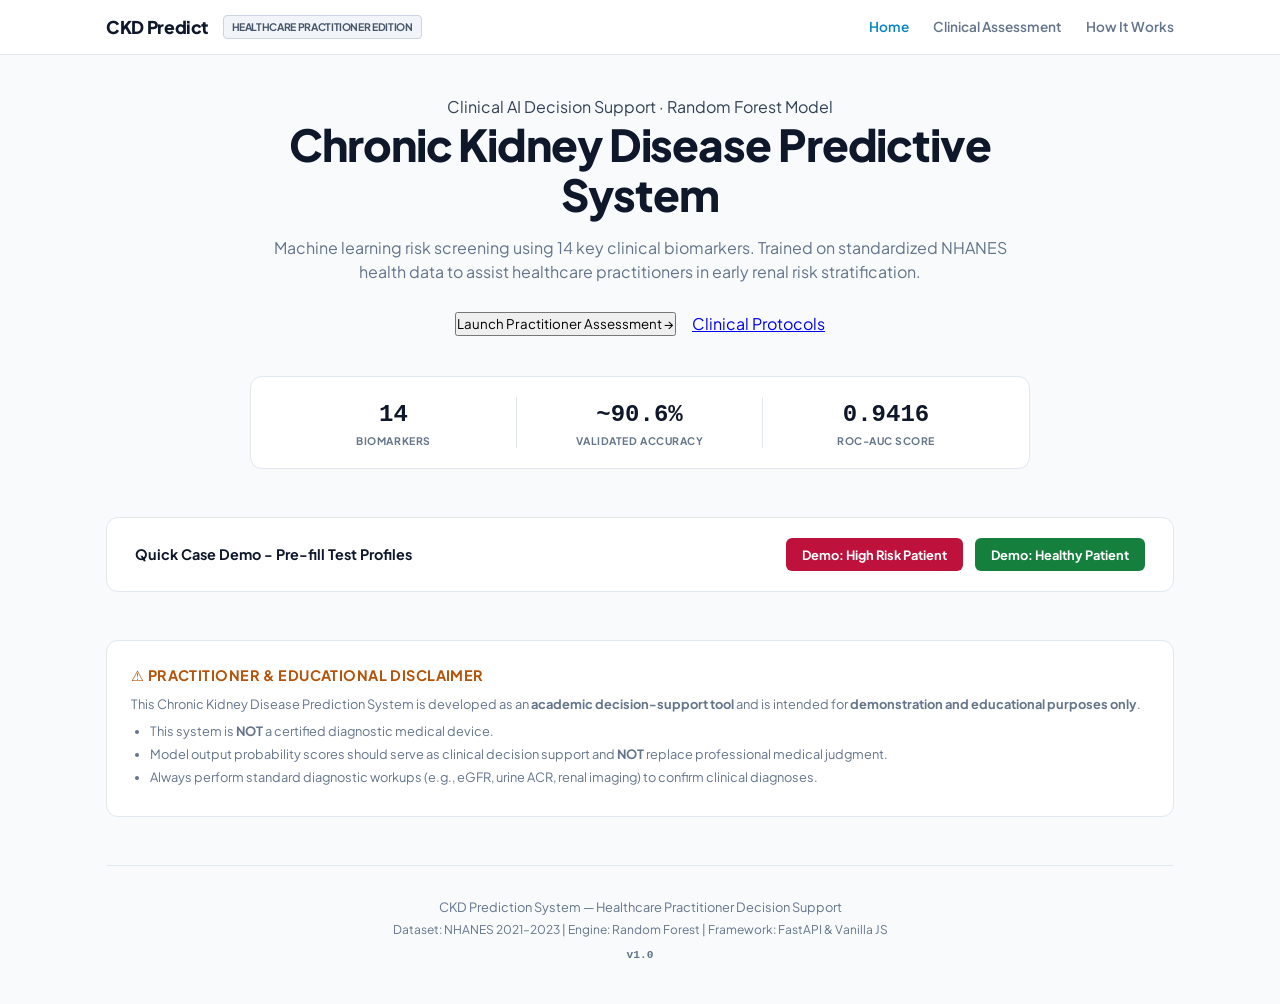
<file: frontend/index.html>
<!DOCTYPE html>
<html lang="en">
<head>
    <meta charset="UTF-8">
    <meta name="viewport" content="width=device-width, initial-scale=1.0">
    <title>CKD Predict — Clinical Decision Support System</title>
    <link rel="stylesheet" href="styles.css">
    <link href="https://fonts.googleapis.com/css2?family=Plus+Jakarta+Sans:wght@400;500;600;700;800&display=swap" rel="stylesheet">
</head>
<body>

    <!-- Top Navigation Bar -->
    <nav class="navbar">
        <div class="nav-container">
            <div class="nav-brand">
                <span class="brand-name">CKD Predict</span>
                <span class="brand-badge">Healthcare Practitioner Edition</span>
            </div>

            <button class="nav-toggle" id="navToggle" aria-label="Toggle navigation menu">
                <span class="hamburger"></span>
            </button>

            <div class="nav-links" id="navLinks">
                <a href="index.html" class="active">Home</a>
                <a href="#" id="navAssessmentLink">Clinical Assessment</a>
                <a href="how-it-works.html">How It Works</a>
            </div>
        </div>
    </nav>

    <!-- App Main Container -->
    <div class="app-container">

        <!-- LANDING PAGE VIEW -->
        <div id="landingView">

            <!-- Hero Section -->
            <section id="hero" class="hero-section">
                <div class="hero-badge">Clinical AI Decision Support · Random Forest Model</div>
                <h1 class="hero-title">Chronic Kidney Disease <span class="text-gradient">Predictive System</span></h1>
                <p class="hero-subtitle">Machine learning risk screening using 14 key clinical biomarkers. Trained on standardized NHANES health data to assist healthcare practitioners in early renal risk stratification.</p>

                <div class="hero-buttons">
                    <button id="startAssessmentBtn" class="btn-primary-gradient">Launch Practitioner Assessment →</button>
                    <a href="#disclaimer" class="btn-secondary-outline">Clinical Protocols</a>
                </div>

                <!-- Stats Counter Row -->
                <div class="stats-row">
                    <div class="stat-item">
                        <span class="stat-num">14</span>
                        <span class="stat-lbl">BIOMARKERS</span>
                    </div>
                    <div class="stat-item">
                        <span class="stat-num">~90.6%</span>
                        <span class="stat-lbl">VALIDATED ACCURACY</span>
                    </div>
                    <div class="stat-item">
                        <span class="stat-num">0.9416</span>
                        <span class="stat-lbl">ROC-AUC SCORE</span>
                    </div>
                </div>
            </section>

            <!-- Quick Demo Row -->
            <section class="demo-section">
                <div class="demo-card">
                    <span class="demo-title">Quick Case Demo - Pre-fill Test Profiles</span>
                    <div class="demo-buttons">
                        <button id="demoCkdBtn" class="btn-demo-ckd">Demo: High Risk Patient</button>
                        <button id="demoHealthyBtn" class="btn-demo-healthy">Demo: Healthy Patient</button>
                    </div>
                </div>
            </section>

            <!-- Educational Disclaimer Banner -->
            <section id="disclaimer" class="disclaimer-section">
                <div class="disclaimer-card">
                    <h4>⚠️ Practitioner & Educational Disclaimer</h4>
                    <p>This Chronic Kidney Disease Prediction System is developed as an <strong>academic decision-support tool</strong> and is intended for <strong>demonstration and educational purposes only</strong>.</p>
                    <ul>
                        <li>This system is <strong>NOT</strong> a certified diagnostic medical device.</li>
                        <li>Model output probability scores should serve as clinical decision support and <strong>NOT</strong> replace professional medical judgment.</li>
                        <li>Always perform standard diagnostic workups (e.g., eGFR, urine ACR, renal imaging) to confirm clinical diagnoses.</li>
                    </ul>
                </div>
            </section>

            <!-- Footer -->
            <footer class="app-footer">
                <p>CKD Prediction System — Healthcare Practitioner Decision Support</p>
                <p class="footer-sub">Dataset: NHANES 2021–2023 | Engine: Random Forest | Framework: FastAPI & Vanilla JS</p>
                <p class="footer-ver">v1.0</p>
            </footer>
        </div>

        <!-- CLINICAL INPUT FORM VIEW -->
        <div id="formView" class="hidden">
            <button id="backToLandingBtn" class="btn-back">← Back to Overview</button>
            <header class="app-header">
                <div class="header-badge">Healthcare Practitioner Panel</div>
                <h1>Patient Clinical Screening</h1>
                <p>Enter patient anthropometrics, vitals, and serum laboratory values.</p>
            </header>

            <main class="form-card">
                <form id="ckdForm" onsubmit="return false;">
                    <!-- Section 1: Demographics -->
                    <div class="form-section">
                        <div class="section-title">
                            <span class="step-num">1</span>
                            <h2>Demographics</h2>
                        </div>
                        <div class="grid-layout">
                            <div class="form-group">
                                <label for="age">Age <span class="unit">(Years)</span></label>
                                <input type="number" id="age" name="age" min="18" max="120" value="58" required>
                            </div>

                            <div class="form-group">
                                <label for="gender">Gender</label>
                                <select id="gender" name="gender" required>
                                    <option value="Male" selected>Male</option>
                                    <option value="Female">Female</option>
                                </select>
                            </div>
                        </div>
                    </div>

                    <!-- Section 2: Vitals & Body Metrics -->
                    <div class="form-section">
                        <div class="section-title">
                            <span class="step-num">2</span>
                            <h2>Anthropometrics & Vitals</h2>
                        </div>
                        <div class="grid-layout">
                            <div class="form-group">
                                <label for="weight_kg">Weight <span class="unit">(kg)</span></label>
                                <input type="number" step="0.1" id="weight_kg" name="weight_kg" min="30" max="250" value="82.0" required>
                            </div>

                            <div class="form-group">
                                <label for="height_cm">Height <span class="unit">(cm)</span></label>
                                <input type="number" step="0.1" id="height_cm" name="height_cm" min="100" max="220" value="170.0" required>
                            </div>

                            <div class="form-group auto-calc">
                                <label for="bmi">Body Mass Index <span class="unit">(BMI kg/m²)</span></label>
                                <input type="number" step="0.1" id="bmi" name="bmi" value="28.4" readonly>
                                <span class="calc-badge">Auto-Calculated</span>
                            </div>

                            <div class="form-group">
                                <label for="bp_systolic">Systolic Blood Pressure <span class="unit">(mmHg)</span></label>
                                <input type="number" id="bp_systolic" name="bp_systolic" min="60" max="240" value="135" required>
                            </div>

                            <div class="form-group">
                                <label for="bp_diastolic">Diastolic Blood Pressure <span class="unit">(mmHg)</span></label>
                                <input type="number" id="bp_diastolic" name="bp_diastolic" min="40" max="140" value="85" required>
                            </div>
                        </div>
                    </div>

                    <!-- Section 3: Serum Chemistry Panel -->
                    <div class="form-section">
                        <div class="section-title">
                            <span class="step-num">3</span>
                            <h2>Serum Laboratory Panel</h2>
                        </div>
                        <div class="grid-layout">
                            <div class="form-group">
                                <label for="serum_creatinine">Serum Creatinine <span class="unit">(mg/dL)</span></label>
                                <input type="number" step="0.01" id="serum_creatinine" name="serum_creatinine" min="0.2" max="15.0" value="1.4" required>
                            </div>

                            <div class="form-group">
                                <label for="blood_urea_nitrogen">Blood Urea Nitrogen (BUN) <span class="unit">(mg/dL)</span></label>
                                <input type="number" step="0.1" id="blood_urea_nitrogen" name="blood_urea_nitrogen" min="2" max="100" value="22.0" required>
                            </div>

                            <div class="form-group">
                                <label for="albumin_serum">Serum Albumin <span class="unit">(g/dL)</span></label>
                                <input type="number" step="0.1" id="albumin_serum" name="albumin_serum" min="1.0" max="6.0" value="4.1" required>
                            </div>

                            <div class="form-group">
                                <label for="phosphorus">Phosphorus <span class="unit">(mg/dL)</span></label>
                                <input type="number" step="0.1" id="phosphorus" name="phosphorus" min="1.0" max="10.0" value="3.6" required>
                            </div>

                            <div class="form-group">
                                <label for="bicarbonate">Serum Bicarbonate <span class="unit">(mEq/L)</span></label>
                                <input type="number" step="0.1" id="bicarbonate" name="bicarbonate" min="10" max="40" value="24.0" required>
                            </div>

                            <div class="form-group">
                                <label for="calcium">Serum Calcium <span class="unit">(mg/dL)</span></label>
                                <input type="number" step="0.1" id="calcium" name="calcium" min="5.0" max="15.0" value="9.2" required>
                            </div>

                            <div class="form-group">
                                <label for="uric_acid">Uric Acid <span class="unit">(mg/dL)</span></label>
                                <input type="number" step="0.1" id="uric_acid" name="uric_acid" min="1.0" max="15.0" value="6.5" required>
                            </div>
                        </div>
                    </div>

                    <button type="submit" id="submitBtn" class="btn-submit">Execute Prediction Analysis</button>
                </form>
            </main>
        </div>

        <!-- DASHBOARD RESULT VIEW -->
        <div id="resultsDashboard" class="results-dashboard hidden">
            <div class="dashboard-nav">
                <button id="backBtn" class="btn-back">← Back to Assessment Form</button>
            </div>

            <div class="dash-row row-top">
                <div class="dash-card card-hero" id="heroCard">
                    <span class="pill-tag" id="pillTag">PREDICTION RESULT</span>
                    <h1 id="heroTitle">CKD Detected</h1>
                    <p id="heroDesc">The model indicates an elevated probability of Chronic Kidney Disease.</p>
                </div>

                <div class="dash-card card-score">
                    <h3>KIDNEY HEALTH SCORE</h3>
                    <div class="score-circle">
                        <span id="healthScore">33</span>
                    </div>
                    <p class="score-sub" id="scoreSub">Multiple concerning indicators</p>
                </div>
            </div>

            <div class="dash-row row-mid">
                <div class="dash-card card-gauge">
                    <h3>⚡ Kidney Disease Risk</h3>
                    <div class="gauge-wrapper">
                        <div class="gauge-body" id="gaugeBody">
                            <div class="gauge-mask"></div>
                        </div>
                        <div class="gauge-center-info">
                            <span id="gaugeProbText" class="gauge-val">67%</span>
                            <span id="gaugeRiskTier" class="gauge-tier">High Risk</span>
                        </div>
                    </div>
                    <div class="gauge-labels">
                        <span class="lbl-low">Low</span>
                        <span class="lbl-mod">Moderate</span>
                        <span class="lbl-high">High</span>
                    </div>
                </div>

                <div class="dash-card card-breakdown">
                    <h3>📊 Probability Breakdown</h3>
                    <div class="breakdown-item">
                        <div class="bd-head"><span>CKD Risk</span><strong id="ckdRiskPct">67%</strong></div>
                        <div class="bd-track"><div id="ckdRiskBar" class="bd-fill bar-risk"></div></div>
                    </div>
                    <div class="breakdown-item">
                        <div class="bd-head"><span>Healthy</span><strong id="healthyRiskPct">33%</strong></div>
                        <div class="bd-track"><div id="healthyRiskBar" class="bd-fill bar-healthy"></div></div>
                    </div>
                    <div class="alert-banner" id="alertBanner">
                        🔴 High Risk — Strong indicators of CKD present
                    </div>
                </div>

                <div class="dash-card card-summary">
                    <h3>Patient Activity</h3>
                    <ul class="summary-list">
                        <li><span>Risk score:</span> <strong id="sumRiskScore">67%</strong></li>
                        <li><span>Creatinine:</span> <strong id="sumCreatinine">1.4 mg/dL</strong></li>
                        <li><span>Blood pressure:</span> <strong id="sumBP">135/85 mmHg</strong></li>
                        <li><span>BUN Level:</span> <strong id="sumBUN">22 mg/dL</strong></li>
                    </ul>
                </div>

                <div class="dash-card card-steps">
                    <h3>Recommended Next Steps</h3>
                    <ul class="steps-list" id="stepsList">
                        <li>Seek urgent medical consultation</li>
                        <li>Get full renal profile and urinalysis</li>
                        <li>Discuss nephrology referral with doctor</li>
                    </ul>
                </div>
            </div>

            <div class="dash-card card-parameters">
                <h3>🩺 Parameter Health Analysis</h3>
                <p class="section-sub">How your values compare to healthy clinical ranges</p>
                <div class="param-grid" id="paramGrid"></div>
            </div>

            <div class="dash-card card-factors">
                <h3>🧠 Key Influencing Factors</h3>
                <p class="section-sub">Features that most influenced this prediction</p>
                <div class="factors-list" id="factorsList"></div>
            </div>

            <div class="disclaimer-banner">
                ⚠️ <strong>Important:</strong> This prediction is generated by a machine learning model for educational and decision support purposes. It should NOT be used as a final medical diagnosis. Always consult a qualified healthcare professional.
            </div>
        </div>

    </div>

    <!-- Script tag with cache-busting version parameter -->
    <script src="app.js?v=3.0"></script>
</body>
</html>
</file>
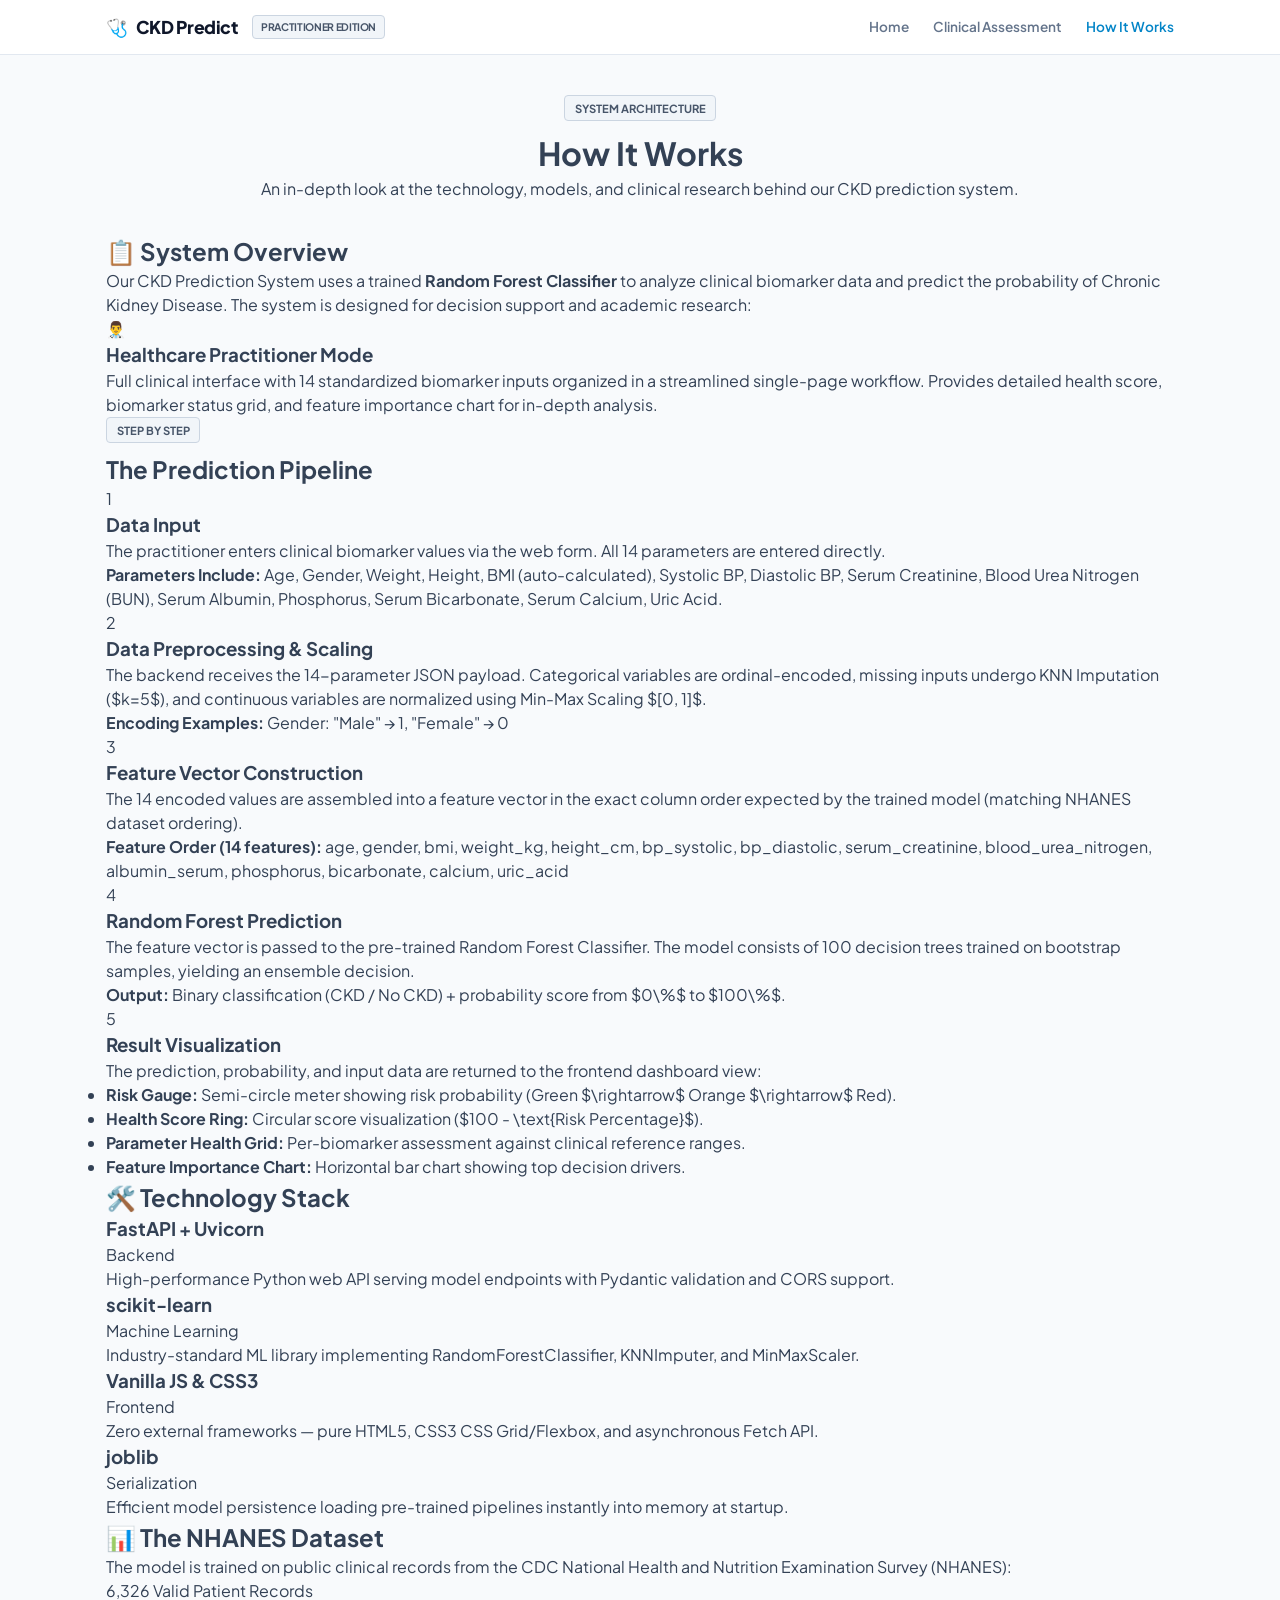
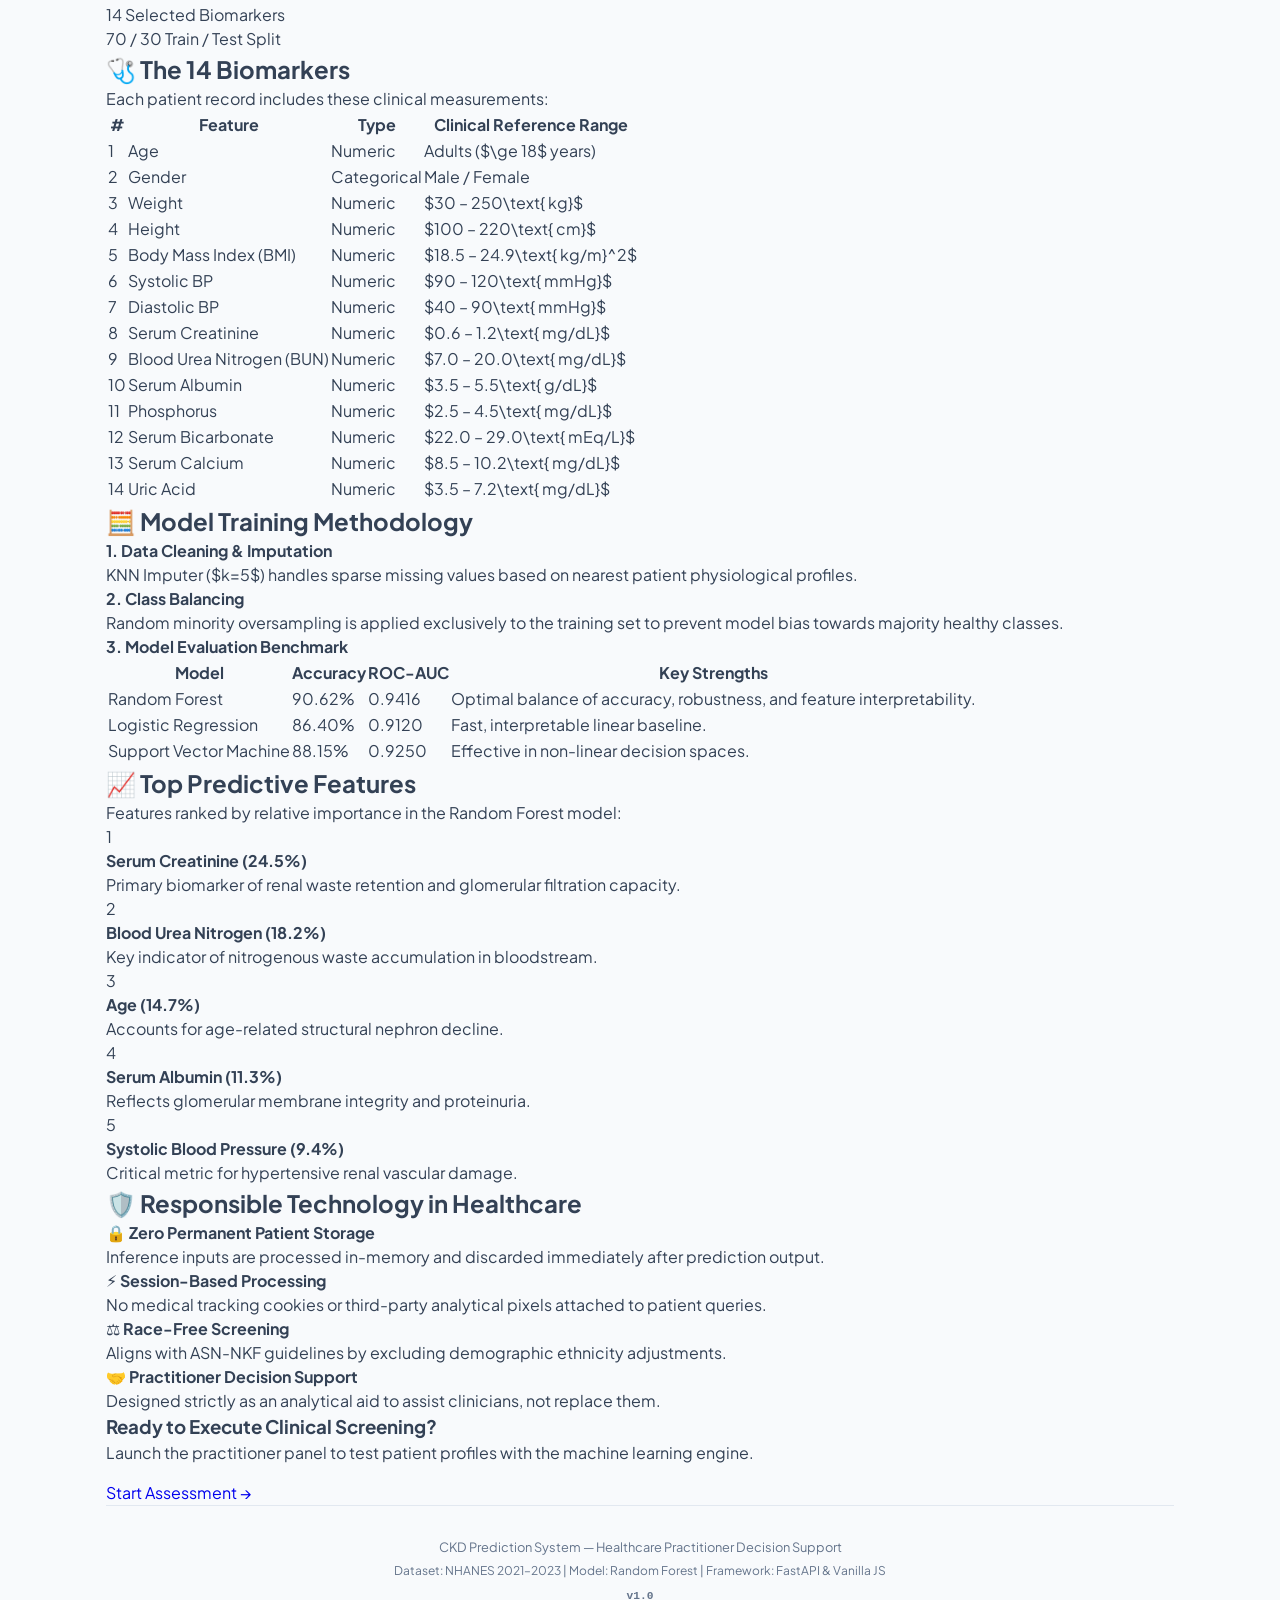
<file: frontend/how-it-works.html>
<!DOCTYPE html>
<html lang="en">
<head>
    <meta charset="UTF-8">
    <meta name="viewport" content="width=device-width, initial-scale=1.0">
    <title>How It Works — CKD Predict System</title>
    <link rel="stylesheet" href="styles.css">
    <link href="https://fonts.googleapis.com/css2?family=Plus+Jakarta+Sans:wght@400;500;600;700;800&display=swap" rel="stylesheet">
</head>
<body>

    <!-- Top Navigation Bar -->
    <nav class="navbar">
        <div class="nav-container">
            <div class="nav-brand">
                <span class="brand-icon">🩺</span>
                <span class="brand-name">CKD Predict</span>
                <span class="brand-badge">Practitioner Edition</span>
            </div>
            <div class="nav-links">
                <a href="index.html">Home</a>
                <a href="index.html#formView">Clinical Assessment</a>
                <a href="how-it-works.html" class="active">How It Works</a>
            </div>
        </div>
    </nav>

    <!-- Main Content Container -->
    <div class="app-container">

        <!-- Header -->
        <header class="app-header">
            <div class="header-badge">System Architecture</div>
            <h1>How It Works</h1>
            <p>An in-depth look at the technology, models, and clinical research behind our CKD prediction system.</p>
        </header>

        <!-- Section 1: System Overview & Practitioner Mode -->
        <section class="info-card">
            <h2>📋 System Overview</h2>
            <p class="card-desc">Our CKD Prediction System uses a trained <strong>Random Forest Classifier</strong> to analyze clinical biomarker data and predict the probability of Chronic Kidney Disease. The system is designed for decision support and academic research:</p>

            <div class="overview-single-card">
                <div class="mode-card highlight-card">
                    <div class="mode-icon">👨‍⚕️</div>
                    <h3>Healthcare Practitioner Mode</h3>
                    <p>Full clinical interface with 14 standardized biomarker inputs organized in a streamlined single-page workflow. Provides detailed health score, biomarker status grid, and feature importance chart for in-depth analysis.</p>
                </div>
            </div>
        </section>

        <!-- Section 2: Step-by-Step Prediction Pipeline -->
        <section class="info-card">
            <div class="header-badge center-badge">Step by Step</div>
            <h2 class="center-title">The Prediction Pipeline</h2>

            <div class="pipeline-vertical">
                <!-- Step 1 -->
                <div class="step-card">
                    <div class="step-number">1</div>
                    <div class="step-content">
                        <h3>Data Input</h3>
                        <p>The practitioner enters clinical biomarker values via the web form. All 14 parameters are entered directly.</p>
                        <div class="code-callout">
                            <strong>Parameters Include:</strong> Age, Gender, Weight, Height, BMI (auto-calculated), Systolic BP, Diastolic BP, Serum Creatinine, Blood Urea Nitrogen (BUN), Serum Albumin, Phosphorus, Serum Bicarbonate, Serum Calcium, Uric Acid.
                        </div>
                    </div>
                </div>

                <!-- Step 2 -->
                <div class="step-card">
                    <div class="step-number">2</div>
                    <div class="step-content">
                        <h3>Data Preprocessing & Scaling</h3>
                        <p>The backend receives the 14-parameter JSON payload. Categorical variables are ordinal-encoded, missing inputs undergo KNN Imputation ($k=5$), and continuous variables are normalized using Min-Max Scaling $[0, 1]$.</p>
                        <div class="code-callout">
                            <strong>Encoding Examples:</strong> <code>Gender: "Male" → 1, "Female" → 0</code>
                        </div>
                    </div>
                </div>

                <!-- Step 3 -->
                <div class="step-card">
                    <div class="step-number">3</div>
                    <div class="step-content">
                        <h3>Feature Vector Construction</h3>
                        <p>The 14 encoded values are assembled into a feature vector in the exact column order expected by the trained model (matching NHANES dataset ordering).</p>
                        <div class="code-callout">
                            <strong>Feature Order (14 features):</strong> <code>age, gender, bmi, weight_kg, height_cm, bp_systolic, bp_diastolic, serum_creatinine, blood_urea_nitrogen, albumin_serum, phosphorus, bicarbonate, calcium, uric_acid</code>
                        </div>
                    </div>
                </div>

                <!-- Step 4 -->
                <div class="step-card">
                    <div class="step-number">4</div>
                    <div class="step-content">
                        <h3>Random Forest Prediction</h3>
                        <p>The feature vector is passed to the pre-trained Random Forest Classifier. The model consists of 100 decision trees trained on bootstrap samples, yielding an ensemble decision.</p>
                        <div class="code-callout">
                            <strong>Output:</strong> Binary classification (CKD / No CKD) + probability score from $0\%$ to $100\%$.
                        </div>
                    </div>
                </div>

                <!-- Step 5 -->
                <div class="step-card">
                    <div class="step-number">5</div>
                    <div class="step-content">
                        <h3>Result Visualization</h3>
                        <p>The prediction, probability, and input data are returned to the frontend dashboard view:</p>
                        <ul class="step-bullets">
                            <li><strong>Risk Gauge:</strong> Semi-circle meter showing risk probability (Green $\rightarrow$ Orange $\rightarrow$ Red).</li>
                            <li><strong>Health Score Ring:</strong> Circular score visualization ($100 - \text{Risk Percentage}$).</li>
                            <li><strong>Parameter Health Grid:</strong> Per-biomarker assessment against clinical reference ranges.</li>
                            <li><strong>Feature Importance Chart:</strong> Horizontal bar chart showing top decision drivers.</li>
                        </ul>
                    </div>
                </div>
            </div>
        </section>

        <!-- Section 3: Technology Stack -->
        <section class="info-card">
            <h2>🛠️ Technology Stack</h2>
            <div class="tech-grid">
                <div class="tech-box">
                    <h3>FastAPI + Uvicorn</h3>
                    <span class="tech-tag">Backend</span>
                    <p>High-performance Python web API serving model endpoints with Pydantic validation and CORS support.</p>
                </div>
                <div class="tech-box">
                    <h3>scikit-learn</h3>
                    <span class="tech-tag">Machine Learning</span>
                    <p>Industry-standard ML library implementing RandomForestClassifier, KNNImputer, and MinMaxScaler.</p>
                </div>
                <div class="tech-box">
                    <h3>Vanilla JS & CSS3</h3>
                    <span class="tech-tag">Frontend</span>
                    <p>Zero external frameworks — pure HTML5, CSS3 CSS Grid/Flexbox, and asynchronous Fetch API.</p>
                </div>
                <div class="tech-box">
                    <h3>joblib</h3>
                    <span class="tech-tag">Serialization</span>
                    <p>Efficient model persistence loading pre-trained pipelines instantly into memory at startup.</p>
                </div>
            </div>
        </section>

        <!-- Section 4: Dataset Foundation -->
        <section class="info-card">
            <h2>📊 The NHANES Dataset</h2>
            <p class="card-desc">The model is trained on public clinical records from the CDC National Health and Nutrition Examination Survey (NHANES):</p>
            <div class="dataset-stats-grid">
                <div class="stat-card">
                    <span class="s-val">6,326</span>
                    <span class="s-lbl">Valid Patient Records</span>
                </div>
                <div class="stat-card">
                    <span class="s-val">14</span>
                    <span class="s-lbl">Selected Biomarkers</span>
                </div>
                <div class="stat-card">
                    <span class="s-val">70 / 30</span>
                    <span class="s-lbl">Train / Test Split</span>
                </div>
            </div>
        </section>

        <!-- Section 5: Biomarkers Reference Table -->
        <section class="info-card">
            <h2>🩺 The 14 Biomarkers</h2>
            <p class="card-desc">Each patient record includes these clinical measurements:</p>
            <table class="biomarker-table">
                <thead>
                    <tr>
                        <th>#</th>
                        <th>Feature</th>
                        <th>Type</th>
                        <th>Clinical Reference Range</th>
                    </tr>
                </thead>
                <tbody>
                    <tr><td>1</td><td>Age</td><td>Numeric</td><td>Adults ($\ge 18$ years)</td></tr>
                    <tr><td>2</td><td>Gender</td><td>Categorical</td><td>Male / Female</td></tr>
                    <tr><td>3</td><td>Weight</td><td>Numeric</td><td>$30 – 250\text{ kg}$</td></tr>
                    <tr><td>4</td><td>Height</td><td>Numeric</td><td>$100 – 220\text{ cm}$</td></tr>
                    <tr><td>5</td><td>Body Mass Index (BMI)</td><td>Numeric</td><td>$18.5 – 24.9\text{ kg/m}^2$</td></tr>
                    <tr><td>6</td><td>Systolic BP</td><td>Numeric</td><td>$90 – 120\text{ mmHg}$</td></tr>
                    <tr><td>7</td><td>Diastolic BP</td><td>Numeric</td><td>$40 – 90\text{ mmHg}$</td></tr>
                    <tr><td>8</td><td>Serum Creatinine</td><td>Numeric</td><td>$0.6 – 1.2\text{ mg/dL}$</td></tr>
                    <tr><td>9</td><td>Blood Urea Nitrogen (BUN)</td><td>Numeric</td><td>$7.0 – 20.0\text{ mg/dL}$</td></tr>
                    <tr><td>10</td><td>Serum Albumin</td><td>Numeric</td><td>$3.5 – 5.5\text{ g/dL}$</td></tr>
                    <tr><td>11</td><td>Phosphorus</td><td>Numeric</td><td>$2.5 – 4.5\text{ mg/dL}$</td></tr>
                    <tr><td>12</td><td>Serum Bicarbonate</td><td>Numeric</td><td>$22.0 – 29.0\text{ mEq/L}$</td></tr>
                    <tr><td>13</td><td>Serum Calcium</td><td>Numeric</td><td>$8.5 – 10.2\text{ mg/dL}$</td></tr>
                    <tr><td>14</td><td>Uric Acid</td><td>Numeric</td><td>$3.5 – 7.2\text{ mg/dL}$</td></tr>
                </tbody>
            </table>
        </section>

        <!-- Section 6: Model Training Methodology -->
        <section class="info-card">
            <h2>🧮 Model Training Methodology</h2>
            <div class="methodology-list">
                <div class="meth-item">
                    <h4>1. Data Cleaning & Imputation</h4>
                    <p>KNN Imputer ($k=5$) handles sparse missing values based on nearest patient physiological profiles.</p>
                </div>
                <div class="meth-item">
                    <h4>2. Class Balancing</h4>
                    <p>Random minority oversampling is applied exclusively to the training set to prevent model bias towards majority healthy classes.</p>
                </div>
                <div class="meth-item">
                    <h4>3. Model Evaluation Benchmark</h4>
                    <table class="benchmark-table">
                        <thead>
                            <tr><th>Model</th><th>Accuracy</th><th>ROC-AUC</th><th>Key Strengths</th></tr>
                        </thead>
                        <tbody>
                            <tr class="active-row"><td>Random Forest</td><td>90.62%</td><td>0.9416</td><td>Optimal balance of accuracy, robustness, and feature interpretability.</td></tr>
                            <tr><td>Logistic Regression</td><td>86.40%</td><td>0.9120</td><td>Fast, interpretable linear baseline.</td></tr>
                            <tr><td>Support Vector Machine</td><td>88.15%</td><td>0.9250</td><td>Effective in non-linear decision spaces.</td></tr>
                        </tbody>
                    </table>
                </div>
            </div>
        </section>

        <!-- Section 7: Top Predictive Features -->
        <section class="info-card">
            <h2>📈 Top Predictive Features</h2>
            <p class="card-desc">Features ranked by relative importance in the Random Forest model:</p>

            <div class="feature-rank-list">
                <div class="rank-card">
                    <span class="rank-num">1</span>
                    <div class="rank-info">
                        <h4>Serum Creatinine (24.5%)</h4>
                        <p>Primary biomarker of renal waste retention and glomerular filtration capacity.</p>
                    </div>
                </div>
                <div class="rank-card">
                    <span class="rank-num">2</span>
                    <div class="rank-info">
                        <h4>Blood Urea Nitrogen (18.2%)</h4>
                        <p>Key indicator of nitrogenous waste accumulation in bloodstream.</p>
                    </div>
                </div>
                <div class="rank-card">
                    <span class="rank-num">3</span>
                    <div class="rank-info">
                        <h4>Age (14.7%)</h4>
                        <p>Accounts for age-related structural nephron decline.</p>
                    </div>
                </div>
                <div class="rank-card">
                    <span class="rank-num">4</span>
                    <div class="rank-info">
                        <h4>Serum Albumin (11.3%)</h4>
                        <p>Reflects glomerular membrane integrity and proteinuria.</p>
                    </div>
                </div>
                <div class="rank-card">
                    <span class="rank-num">5</span>
                    <div class="rank-info">
                        <h4>Systolic Blood Pressure (9.4%)</h4>
                        <p>Critical metric for hypertensive renal vascular damage.</p>
                    </div>
                </div>
            </div>
        </section>

        <!-- Section 8: Responsible Technology & Ethics -->
        <section class="info-card">
            <h2>🛡️ Responsible Technology in Healthcare</h2>
            <div class="ethics-grid">
                <div class="eth-box">
                    <h4>🔒 Zero Permanent Patient Storage</h4>
                    <p>Inference inputs are processed in-memory and discarded immediately after prediction output.</p>
                </div>
                <div class="eth-box">
                    <h4>⚡ Session-Based Processing</h4>
                    <p>No medical tracking cookies or third-party analytical pixels attached to patient queries.</p>
                </div>
                <div class="eth-box">
                    <h4>⚖️ Race-Free Screening</h4>
                    <p>Aligns with ASN-NKF guidelines by excluding demographic ethnicity adjustments.</p>
                </div>
                <div class="eth-box">
                    <h4>🤝 Practitioner Decision Support</h4>
                    <p>Designed strictly as an analytical aid to assist clinicians, not replace them.</p>
                </div>
            </div>
        </section>

        <!-- CTA Section -->
        <div class="cta-banner">
            <h3>Ready to Execute Clinical Screening?</h3>
            <p>Launch the practitioner panel to test patient profiles with the machine learning engine.</p>
            <a href="index.html#formView" class="btn-primary-gradient" style="text-decoration: none; display: inline-block; margin-top: 1rem;">Start Assessment →</a>
        </div>

        <!-- Footer -->
        <footer class="app-footer">
            <p>CKD Prediction System — Healthcare Practitioner Decision Support</p>
            <p class="footer-sub">Dataset: NHANES 2021–2023 | Model: Random Forest | Framework: FastAPI & Vanilla JS</p>
            <p class="footer-ver">v1.0</p>
        </footer>

    </div>

</body>
</html>
</file>
<file: frontend/styles.css>
:root {
    --primary: #0284c7;
    --primary-hover: #0369a1;
    --bg-main: #f8fafc;
    --surface: #ffffff;
    --text-heading: #0f172a;
    --text-body: #334155;
    --text-muted: #64748b;
    --border: #e2e8f0;

    --risk-high-bg: #fff1f2;
    --risk-high-border: #fecdd3;
    --risk-high-text: #be123c;

    --risk-low-bg: #f0fdf4;
    --risk-low-border: #bbf7d0;
    --risk-low-text: #15803d;
}

* {
    box-sizing: border-box;
    margin: 0;
    padding: 0;
    font-family: 'Plus Jakarta Sans', system-ui, -apple-system, sans-serif;
}

body {
    background-color: var(--bg-main);
    color: var(--text-body);
    line-height: 1.5;
}

.hidden { display: none !important; }

/* Monospace Utility for Technical Data */
.stat-num, .gauge-val, .score-circle, .unit, .calc-badge {
    font-family: 'JetBrains Mono', monospace;
}

/* Navbar */
.navbar {
    background: #ffffff;
    border-bottom: 1px solid var(--border);
    position: sticky;
    top: 0;
    z-index: 100;
}

.nav-container {
    max-width: 1100px;
    margin: 0 auto;
    padding: 0.85rem 1rem;
    display: flex;
    align-items: center;
    justify-content: space-between;
}

.nav-brand {
    display: flex;
    align-items: center;
    gap: 0.5rem;
    font-weight: 800;
    font-size: 1.1rem;
    color: var(--text-heading);
    letter-spacing: -0.02em;
}

.brand-badge {
    background: #f1f5f9;
    color: #475569;
    font-size: 0.65rem;
    font-weight: 700;
    padding: 0.2rem 0.5rem;
    border-radius: 4px;
    margin-left: 0.4rem;
    text-transform: uppercase;
    border: 1px solid #cbd5e1;
}

.nav-links {
    display: flex;
    gap: 1.5rem;
}

.nav-links a {
    text-decoration: none;
    color: var(--text-muted);
    font-size: 0.85rem;
    font-weight: 600;
    transition: color 0.2s;
}

.nav-links a:hover, .nav-links a.active {
    color: var(--primary);
}

/* App Main Layout */
.app-container {
    max-width: 1100px;
    margin: 0 auto;
    padding: 2.5rem 1rem;
}

/* Hero Section */
.hero-section {
    text-align: center;
    max-width: 780px;
    margin: 0 auto 3rem auto;
}

.hero-kicker {
    display: inline-block;
    color: #0369a1;
    font-size: 0.7rem;
    font-weight: 800;
    letter-spacing: 0.08em;
    margin-bottom: 0.75rem;
}

.hero-title {
    font-size: 2.75rem;
    font-weight: 800;
    color: var(--text-heading);
    line-height: 1.15;
    margin-bottom: 1rem;
    letter-spacing: -0.025em;
}

.text-accent {
    color: var(--primary);
}

.hero-subtitle {
    font-size: 1rem;
    color: var(--text-muted);
    margin-bottom: 1.75rem;
}

.hero-buttons {
    display: flex;
    justify-content: center;
    gap: 1rem;
    margin-bottom: 2.5rem;
}

.btn-primary {
    background: var(--primary);
    color: white;
    text-decoration: none;
    padding: 0.75rem 1.5rem;
    border-radius: 8px;
    font-weight: 700;
    border: none;
    cursor: pointer;
    box-shadow: 0 1px 2px rgba(0, 0, 0, 0.05);
    transition: background 0.2s ease;
}

.btn-primary:hover {
    background: var(--primary-hover);
}

.btn-secondary {
    background: white;
    color: var(--text-heading);
    text-decoration: none;
    padding: 0.75rem 1.5rem;
    border-radius: 8px;
    font-weight: 700;
    border: 1px solid var(--border);
}

/* Stats Counter Row */
.stats-row {
    display: grid;
    grid-template-columns: repeat(3, 1fr);
    background: #ffffff;
    border: 1px solid var(--border);
    border-radius: 12px;
    padding: 1.25rem;
    box-shadow: 0 1px 3px rgba(0,0,0,0.02);
}

.stat-item {
    display: flex;
    flex-direction: column;
    align-items: center;
    border-right: 1px solid var(--border);
}

.stat-item:last-child {
    border-right: none;
}

.stat-num {
    font-size: 1.5rem;
    font-weight: 700;
    color: var(--text-heading);
}

.stat-lbl {
    font-size: 0.65rem;
    font-weight: 700;
    color: var(--text-muted);
    letter-spacing: 0.05em;
}

/* Demo Section */
.demo-section {
    margin-bottom: 3rem;
}

.demo-card {
    background: #ffffff;
    border: 1px solid var(--border);
    border-radius: 12px;
    padding: 1.25rem 1.75rem;
    display: flex;
    align-items: center;
    justify-content: space-between;
}

.demo-title { font-weight: 700; font-size: 0.9rem; color: var(--text-heading); display: block; }
.demo-sub { font-size: 0.8rem; color: var(--text-muted); }
.demo-buttons { display: flex; gap: 0.75rem; }

.btn-demo-ckd { background: #be123c; color: white; border: none; padding: 0.53rem 1rem; border-radius: 6px; font-weight: 700; font-size: 0.8rem; cursor: pointer; }
.btn-demo-healthy { background: #15803d; color: white; border: none; padding: 0.53rem 1rem; border-radius: 6px; font-weight: 700; font-size: 0.8rem; cursor: pointer; }

/* Disclaimer Section */
.disclaimer-section { margin-bottom: 3rem; }
.disclaimer-card {
    background: #ffffff;
    border: 1px solid var(--border);
    border-radius: 12px;
    padding: 1.5rem;
    font-size: 0.8rem;
    color: var(--text-muted);
}
.disclaimer-card h4 { color: #b45309; margin-bottom: 0.5rem; font-size: 0.9rem; text-transform: uppercase; letter-spacing: 0.03em; }
.disclaimer-card ul { margin-top: 0.5rem; margin-left: 1.2rem; }
.disclaimer-card li { margin-bottom: 0.25rem; }

/* Footer */
.app-footer { text-align: center; border-top: 1px solid var(--border); padding-top: 2rem; font-size: 0.8rem; color: var(--text-muted); }
.footer-sub { font-size: 0.75rem; margin-top: 0.25rem; }
.footer-ver { font-size: 0.7rem; margin-top: 0.5rem; font-weight: 700; font-family: 'JetBrains Mono', monospace; }

/* Form View */
.app-header { text-align: center; margin-bottom: 2rem; }
.header-badge {
    display: inline-block;
    background: #f1f5f9;
    color: #475569;
    font-size: 0.7rem;
    font-weight: 700;
    padding: 0.2rem 0.6rem;
    border-radius: 4px;
    margin-bottom: 0.5rem;
    text-transform: uppercase;
    border: 1px solid #cbd5e1;
}

.form-card { background: white; padding: 2rem; border-radius: 12px; border: 1px solid var(--border); box-shadow: 0 1px 3px rgba(0,0,0,0.02); }
.form-section { margin-bottom: 1.5rem; }
.section-title { display: flex; align-items: center; gap: 0.5rem; margin-bottom: 1rem; }
.step-num { background: #f1f5f9; color: #0284c7; font-weight: 800; width: 30px; height: 30px; border-radius: 6px; display: flex; align-items: center; justify-content: center; font-size: 0.8rem; border: 1px solid var(--border); }
.grid-layout { display: grid; grid-template-columns: repeat(auto-fit, minmax(220px, 1fr)); gap: 1rem; }

.form-group { display: flex; flex-direction: column; position: relative; }
.form-group label { font-size: 0.85rem; font-weight: 600; margin-bottom: 0.3rem; }
.form-group input, .form-group select { padding: 0.6rem; border: 1px solid var(--border); border-radius: 6px; font-size: 0.9rem; }
.auto-calc input { background: #f8fafc; color: #0284c7; font-weight: 600; }
.calc-badge { position: absolute; right: 8px; top: 32px; font-size: 0.6rem; font-weight: 700; background: #e0f2fe; color: #0369a1; padding: 2px 5px; border-radius: 4px; }

/* Button Submission State & Spinner */
.btn-submit {
    width: 100%;
    background: var(--primary);
    color: white;
    font-weight: 700;
    padding: 0.85rem;
    border: none;
    border-radius: 6px;
    cursor: pointer;
    font-size: 0.95rem;
    margin-top: 1rem;
    display: inline-flex;
    align-items: center;
    justify-content: center;
    gap: 0.6rem;
    transition: all 0.2s ease;
}

.btn-submit:hover { background: var(--primary-hover); }

.btn-submit.loading {
    background: #0369a1 !important;
    opacity: 0.9;
    cursor: wait !important;
}

.spinner {
    width: 16px;
    height: 16px;
    border: 2px solid rgba(255, 255, 255, 0.3);
    border-top-color: #ffffff;
    border-radius: 50%;
    animation: spin 0.8s linear infinite;
}

@keyframes spin {
    to { transform: rotate(360deg); }
}

.btn-back { background: white; border: 1px solid var(--border); padding: 0.5rem 1rem; border-radius: 6px; font-weight: 600; cursor: pointer; margin-bottom: 1rem; font-size: 0.85rem; }

/* Dashboard Card Layout */
.dash-row { display: grid; gap: 1.25rem; margin-bottom: 1.25rem; }
.row-top { grid-template-columns: 2fr 1fr; }
.row-mid { grid-template-columns: 1.2fr 1.2fr 0.8fr 1fr; }

@media (max-width: 900px) { .row-top, .row-mid { grid-template-columns: 1fr; } }

.dash-card { background: white; border: 1px solid var(--border); border-radius: 12px; padding: 1.25rem; }
.dash-card h3 { font-size: 0.75rem; font-weight: 700; color: var(--text-muted); text-transform: uppercase; margin-bottom: 0.75rem; letter-spacing: 0.04em; }
.section-sub { font-size: 0.8rem; color: var(--text-muted); margin-top: -0.5rem; margin-bottom: 1rem; }

.card-hero { text-align: center; padding: 1.8rem; border-width: 2px; }
.card-hero.hero-detected { background: var(--risk-high-bg); border-color: var(--risk-high-border); }
.card-hero.hero-healthy { background: var(--risk-low-bg); border-color: var(--risk-low-border); }
.pill-tag { display: inline-block; padding: 0.2rem 0.8rem; border-radius: 4px; font-weight: 800; font-size: 0.65rem; color: white; margin-bottom: 0.5rem; letter-spacing: 0.05em; }
.hero-detected .pill-tag { background: var(--risk-high-text); }
.hero-healthy .pill-tag { background: var(--risk-low-text); }
.card-hero h1 { font-size: 2.2rem; font-weight: 800; }
.hero-detected h1 { color: var(--risk-high-text); }
.hero-healthy h1 { color: var(--risk-low-text); }

.card-score { text-align: center; display: flex; flex-direction: column; align-items: center; justify-content: center; }
.score-circle { width: 80px; height: 80px; border-radius: 50%; border: 6px solid #e11d48; display: flex; align-items: center; justify-content: center; font-size: 1.8rem; font-weight: 800; color: #1e293b; margin: 0.5rem 0; }
.score-sub { font-size: 0.75rem; color: var(--text-muted); font-weight: 600; }

.card-gauge { display: flex; flex-direction: column; justify-content: space-between; align-items: center; text-align: center; }
.gauge-wrapper { position: relative; width: 180px; height: 95px; margin: 1rem auto 0.5rem auto; overflow: hidden; }
.gauge-body { width: 180px; height: 180px; border-radius: 50%; background: conic-gradient(from 270deg at 50% 50%, #e2e8f0 0deg 180deg, transparent 180deg 360deg); transition: background 0.6s ease-in-out; position: relative; }
.gauge-mask { position: absolute; top: 18px; left: 18px; width: 144px; height: 144px; background: #ffffff; border-radius: 50%; }
.gauge-center-info { position: absolute; bottom: 4px; left: 0; right: 0; display: flex; flex-direction: column; align-items: center; justify-content: center; z-index: 10; }
.gauge-val { font-size: 1.6rem; font-weight: 800; color: #0f172a; line-height: 1.1; }
.gauge-tier { font-size: 0.75rem; font-weight: 700; color: #64748b; margin-top: 2px; }
.gauge-labels { display: flex; justify-content: space-between; width: 100%; padding: 0 0.5rem; font-size: 0.75rem; font-weight: 700; margin-top: 0.5rem; }
.lbl-low { color: #15803d; } .lbl-mod { color: #d97706; } .lbl-high { color: #be123c; }

.breakdown-item { margin-bottom: 0.75rem; }
.bd-head { display: flex; justify-content: space-between; font-size: 0.8rem; font-weight: 600; margin-bottom: 0.25rem; }
.bd-track { background: #f1f5f9; height: 8px; border-radius: 4px; overflow: hidden; }
.bd-fill { height: 100%; border-radius: 4px; }
.bar-risk { background: #be123c; } .bar-healthy { background: #15803d; }
.alert-banner { font-size: 0.75rem; font-weight: 700; padding: 0.5rem; border-radius: 6px; text-align: center; margin-top: 0.75rem; }
.banner-high { background: #ffe4e6; color: #9f1239; } .banner-mod { background: #fef3c7; color: #b45309; } .banner-low { background: #dcfce7; color: #15803d; }

.summary-list, .steps-list { list-style: none; font-size: 0.8rem; }
.summary-list li { display: flex; justify-content: space-between; padding: 0.4rem 0; border-bottom: 1px solid #f1f5f9; }
.steps-list li { padding: 0.4rem 0; border-bottom: 1px solid #f1f5f9; position: relative; padding-left: 1rem; }
.steps-list li::before { content: "•"; color: #0284c7; font-weight: bold; position: absolute; left: 0; }

.param-grid { display: grid; grid-template-columns: repeat(auto-fit, minmax(280px, 1fr)); gap: 1rem; }
.param-card { border: 1px solid var(--border); border-radius: 8px; padding: 0.85rem 1rem; display: flex; align-items: center; justify-content: space-between; background: #ffffff; }
.param-left { display: flex; align-items: center; gap: 0.75rem; }
.param-icon { width: 30px; height: 30px; border-radius: 6px; display: flex; align-items: center; justify-content: center; font-weight: 800; font-size: 0.85rem; }
.icon-good { background: #dcfce7; color: #15803d; } .icon-mod { background: #fef3c7; color: #b45309; } .icon-poor { background: #fee2e2; color: #b91c1c; }
.param-title { font-size: 0.85rem; font-weight: 700; color: #1e293b; }
.param-sub { font-size: 0.75rem; color: var(--text-muted); }
.param-badge { font-size: 0.65rem; font-weight: 800; padding: 0.2rem 0.5rem; border-radius: 4px; text-transform: uppercase; }
.badge-good { background: #dcfce7; color: #15803d; } .badge-mod { background: #fef3c7; color: #b45309; } .badge-poor { background: #fee2e2; color: #b91c1c; }

.factor-row { display: flex; align-items: center; gap: 1rem; margin-bottom: 0.6rem; font-size: 0.8rem; }
.factor-name { width: 140px; font-weight: 600; color: #334155; text-align: right; }
.factor-track { flex: 1; background: #f1f5f9; height: 10px; border-radius: 4px; overflow: hidden; }
.factor-fill { height: 100%; background: #0284c7; border-radius: 4px; }
.factor-val { width: 45px; font-weight: 700; color: #64748b; font-family: 'JetBrains Mono', monospace; }
.disclaimer-banner { background: #f8fafc; border: 1px solid var(--border); color: #475569; padding: 0.85rem 1rem; border-radius: 8px; font-size: 0.8rem; margin-top: 1.25rem; }

/* Responsive Mobile Navigation */
.nav-toggle {
    display: none;
    background: transparent;
    border: none;
    cursor: pointer;
    padding: 0.5rem;
}

.hamburger, .hamburger::before, .hamburger::after {
    display: block;
    background: var(--text-heading);
    height: 2px;
    width: 22px;
    border-radius: 2px;
    transition: all 0.3s ease;
    position: relative;
}

.hamburger::before, .hamburger::after {
    content: '';
    position: absolute;
    left: 0;
}

.hamburger::before { transform: translateY(-6px); }
.hamburger::after { transform: translateY(6px); }

@media (max-width: 768px) {
    .brand-badge { display: none; }
    .nav-toggle { display: block; }

    .nav-links {
        position: absolute;
        top: 100%;
        left: 0;
        right: 0;
        background: #ffffff;
        flex-direction: column;
        padding: 1rem 1.5rem;
        gap: 1rem;
        border-bottom: 1px solid var(--border);
        box-shadow: 0 4px 6px -1px rgba(0,0,0,0.05);
        display: none;
    }

    .nav-links.nav-open { display: flex; }
    .hero-title { font-size: 2rem; }
    .stats-row { grid-template-columns: 1fr; gap: 1rem; }
    .stat-item { border-right: none; border-bottom: 1px solid var(--border); padding-bottom: 0.75rem; }
    .stat-item:last-child { border-bottom: none; padding-bottom: 0; }
    .demo-card { flex-direction: column; align-items: stretch; gap: 1rem; text-align: center; }
    .demo-buttons { flex-direction: column; }
}
</file>
